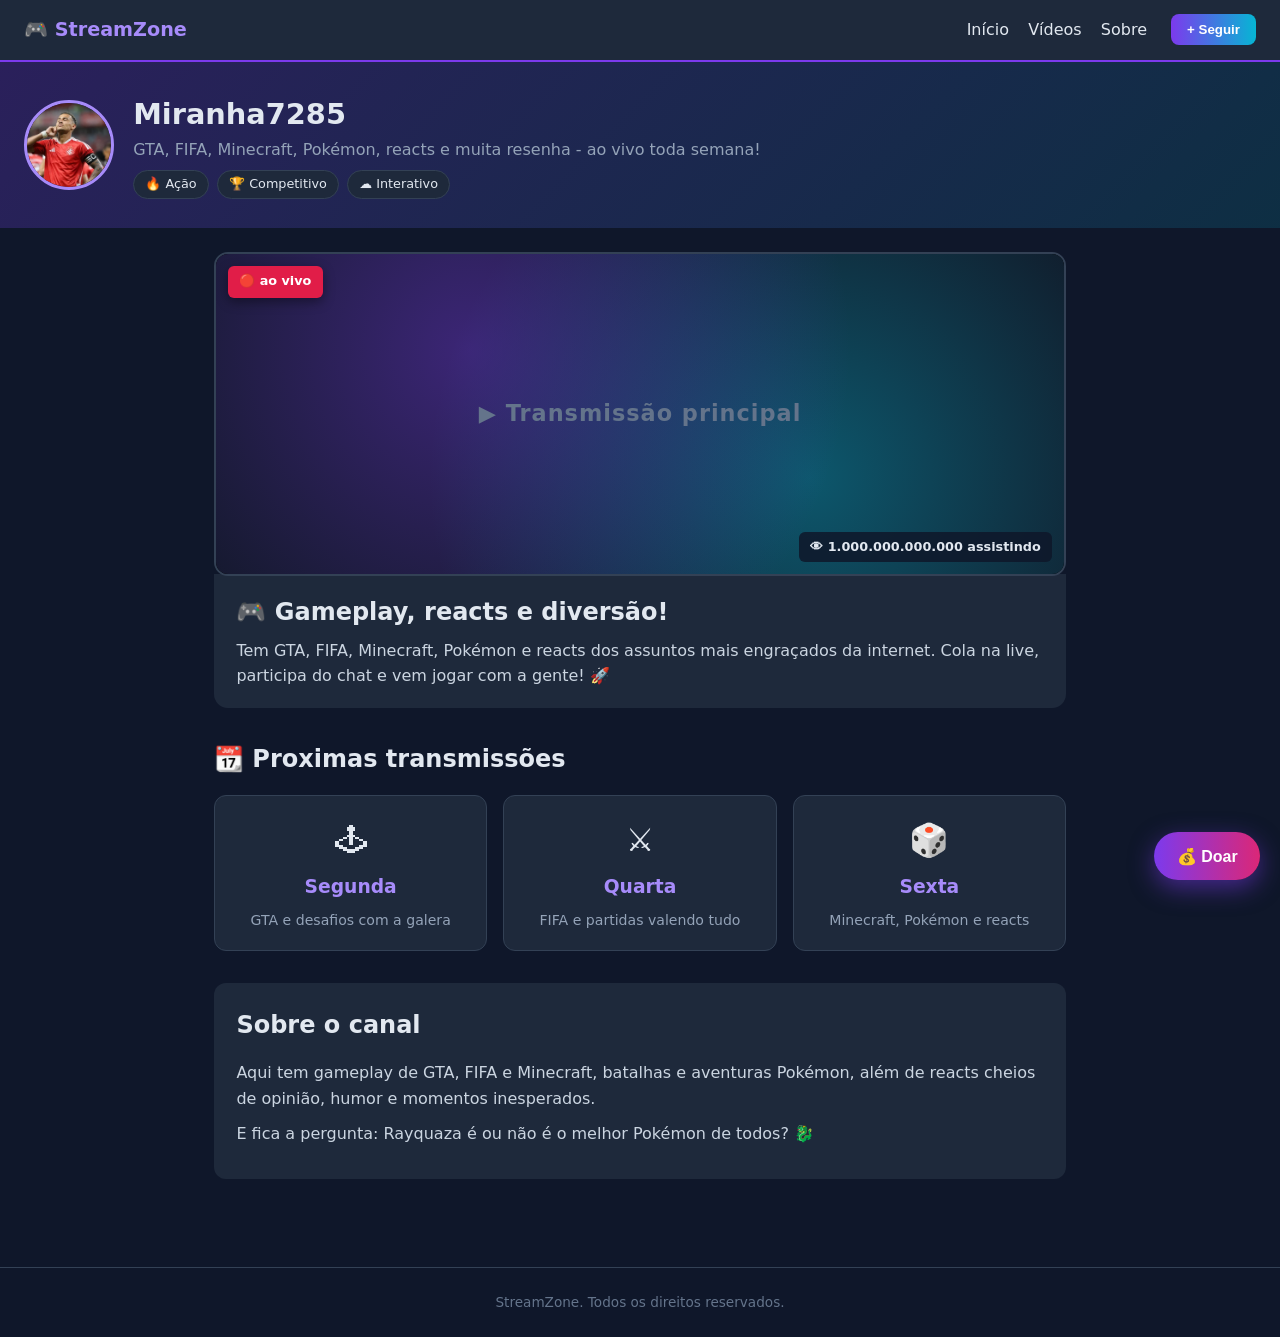
<file: index.html>
<!DOCTYPE html>
<html lang="pt-br">
<head>
    <meta charset="UTF-8">
    <meta name="viewport" content="width=device-width, initial-scale=1.0">
    <title>StreamZone - Meu Canal</title>
    <link rel="stylesheet" href="style.css">
</head>
<body>

    <nav class="menu">
        <a class="logo" href="index.html">🎮 StreamZone</a>
        <ul class="nav-links">
            <li><a href="index.html" aria-current="page">Início</a></li>
            <li><a href="videos.html">Vídeos</a></li>
            <li><a href="sobre.html">Sobre</a></li>
        </ul>
        <button class="btn-seguir" type="button">+ Seguir</button>
    </nav>

    <header class="canal">
        <div class="avatar">
            <img src="img/ap.webp" alt="Foto de perfil do Miranha7285">
        </div>
        <div class="canal-info">
            <h1>Miranha7285</h1>
            <p>GTA, FIFA, Minecraft, Pokémon, reacts e muita resenha - ao vivo toda semana!</p>
            <div class="tags">
                <span class="tag">🔥 Ação</span>
                <span class="tag">🏆 Competitivo</span>
                <span class="tag">☁ Interativo</span>
                
            </div>
        </div>
        </header>
        <main>
            <section class="palco">
                <div class="video">
                    <a href="https://youtu.be/8Wn6v4K4diQ?si=Oqn2LRdSBwrdecTV">
                    <div class="video-thumb">▶ Transmissão principal</div>
                    </a>
                    <span class="selo-live">🔴 ao vivo</span>
                    <span class="views">👁 1.000.000.000.000 assistindo</span>
                </div>

                <div class="descricao">
                    <h2>🎮 Gameplay, reacts e diversão!</h2>
                    <p>Tem GTA, FIFA, Minecraft, Pokémon e reacts dos assuntos mais engraçados da internet. Cola na live, participa do chat e vem jogar com a gente! 🚀</p>
                </div>
            </section>

            <section class="agenda">
                <h2> 📆 Proximas transmissões</h2>
                <div class="grid-cards">
                    <article class="card-live">
                        <span class="card-ico">🕹</span>
                        <h3>Segunda</h3>
                        <p>GTA e desafios com a galera</p>
                    </article>
                    <article class="card-live">
                        <span class="card-ico">⚔</span>
                        <h3>Quarta</h3>
                        <p>FIFA e partidas valendo tudo</p>
                    </article>
                    <article class="card-live">
                        <span class="card-ico">🎲</span>
                        <h3>Sexta</h3>
                        <p>Minecraft, Pokémon e reacts</p>
                    </article>
                </div>
            </section>

            <section class="sobre">
                <h2>Sobre o canal</h2>
                <p>Aqui tem gameplay de GTA, FIFA e Minecraft, batalhas e aventuras Pokémon, além de reacts cheios de opinião, humor e momentos inesperados.</p>
                <p>E fica a pergunta: Rayquaza é ou não é o melhor Pokémon de todos? 🐉</p>
            </section>
        </main>

        <button class="btn-doar">💰 Doar</button>

        <footer>
            <p>StreamZone. Todos os direitos reservados.</p>
        </footer>
</body>
</html>
</file>
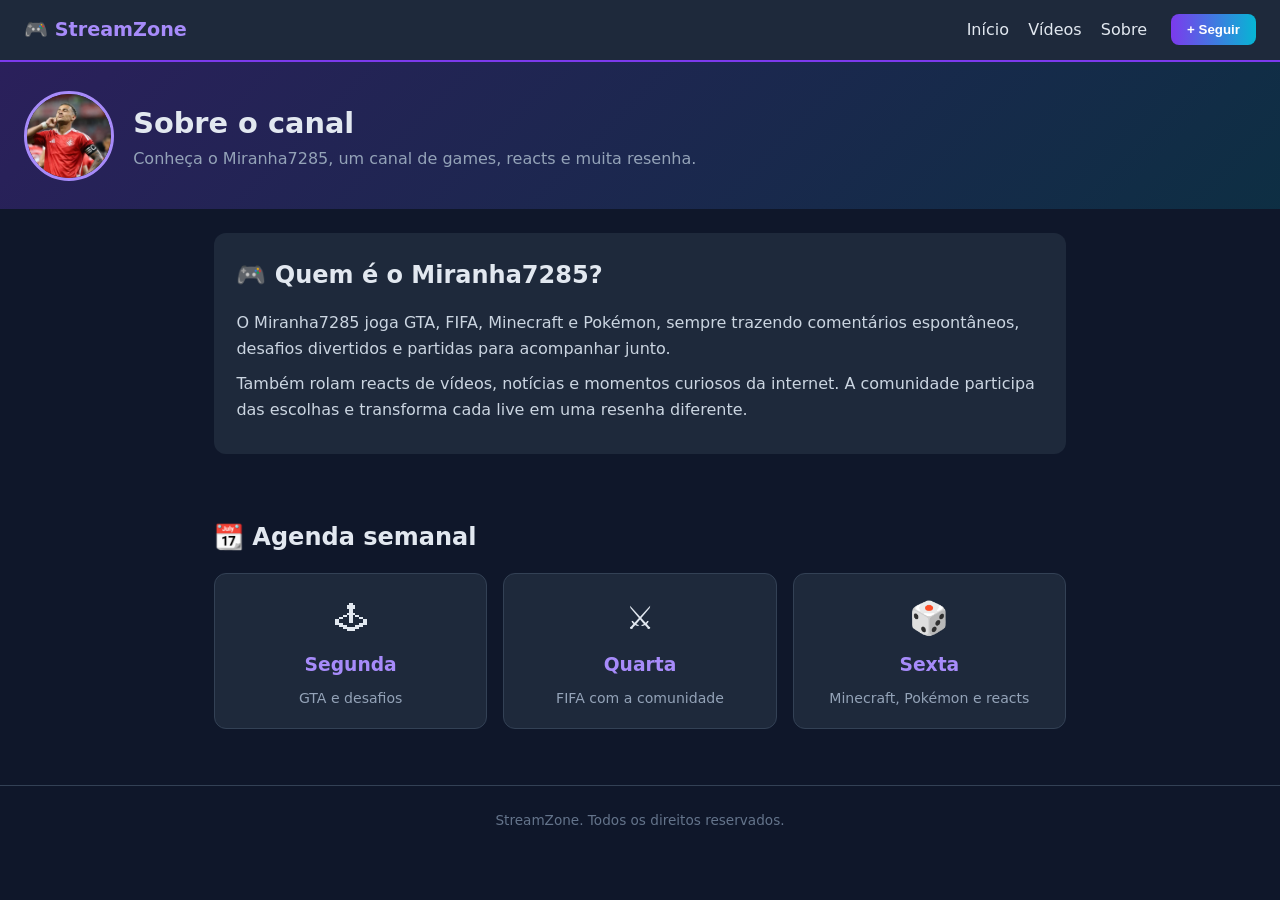
<file: sobre.html>
<!DOCTYPE html>
<html lang="pt-br">
<head>
    <meta charset="UTF-8">
    <meta name="viewport" content="width=device-width, initial-scale=1.0">
    <title>StreamZone - Sobre</title>
    <link rel="stylesheet" href="style.css">
</head>
<body>
    <nav class="menu">
        <a class="logo" href="index.html">🎮 StreamZone</a>
        <ul class="nav-links">
            <li><a href="index.html">Início</a></li>
            <li><a href="videos.html">Vídeos</a></li>
            <li><a href="sobre.html" aria-current="page">Sobre</a></li>
        </ul>
        <button class="btn-seguir" type="button">+ Seguir</button>
    </nav>

    <header class="canal page-header">
        <div class="avatar">
            <img src="img/ap.webp" alt="Foto de perfil do Miranha7285">
        </div>
        <div class="canal-info">
            <h1>Sobre o canal</h1>
            <p>Conheça o Miranha7285, um canal de games, reacts e muita resenha.</p>
        </div>
    </header>

    <main>
        <section class="sobre">
            <h2>🎮 Quem é o Miranha7285?</h2>
            <p>O Miranha7285 joga GTA, FIFA, Minecraft e Pokémon, sempre trazendo comentários espontâneos, desafios divertidos e partidas para acompanhar junto.</p>
            <p>Também rolam reacts de vídeos, notícias e momentos curiosos da internet. A comunidade participa das escolhas e transforma cada live em uma resenha diferente.</p>
        </section>

        <section class="agenda">
            <h2>📆 Agenda semanal</h2>
            <div class="grid-cards">
                <article class="card-live">
                    <span class="card-ico">🕹</span>
                    <h3>Segunda</h3>
                    <p>GTA e desafios</p>
                </article>
                <article class="card-live">
                    <span class="card-ico">⚔</span>
                    <h3>Quarta</h3>
                    <p>FIFA com a comunidade</p>
                </article>
                <article class="card-live">
                    <span class="card-ico">🎲</span>
                    <h3>Sexta</h3>
                    <p>Minecraft, Pokémon e reacts</p>
                </article>
            </div>
        </section>
    </main>

    <footer>
        <p>StreamZone. Todos os direitos reservados.</p>
    </footer>
</body>
</html>
</file>
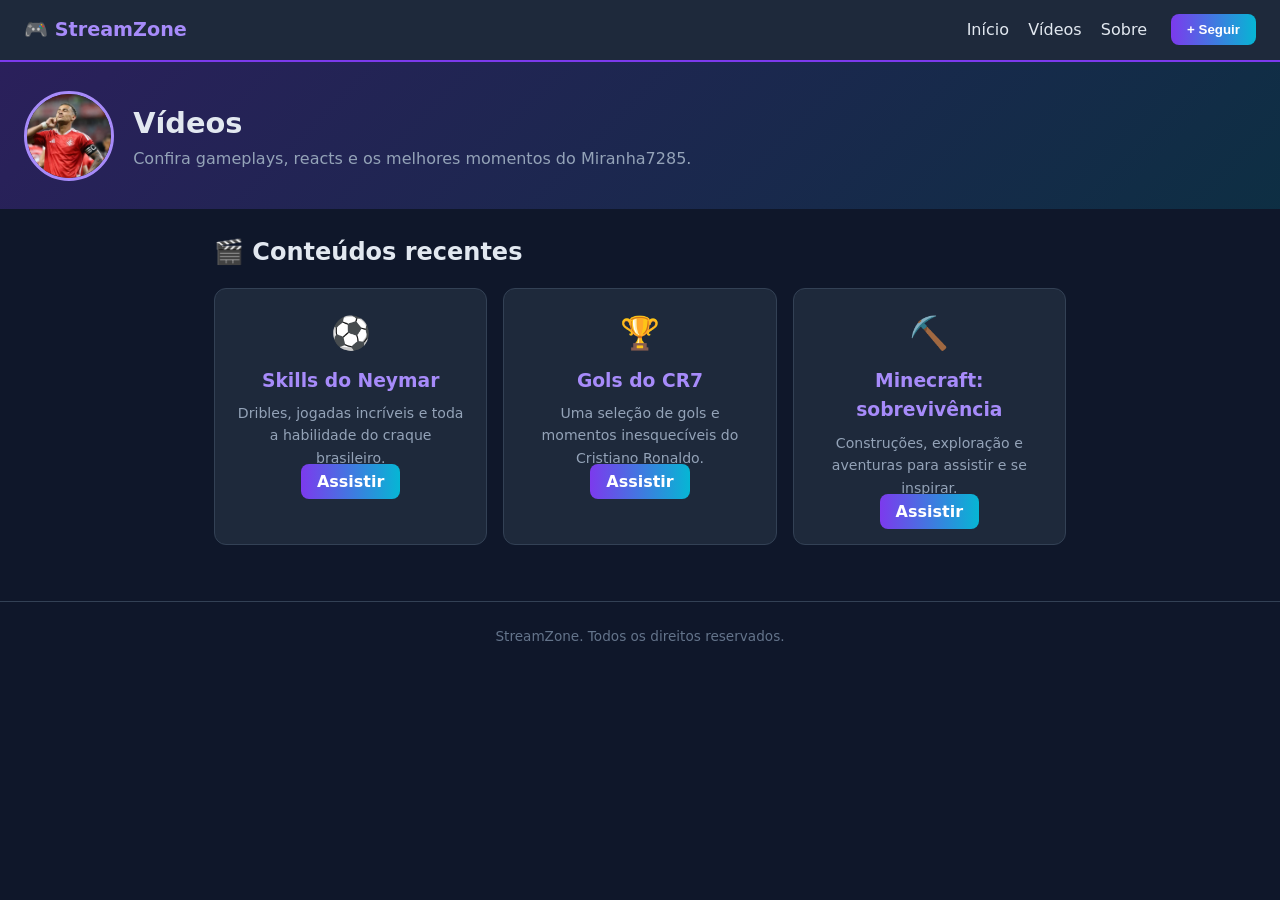
<file: videos.html>
<!DOCTYPE html>
<html lang="pt-br">
<head>
    <meta charset="UTF-8">
    <meta name="viewport" content="width=device-width, initial-scale=1.0">
    <title>StreamZone - Vídeos</title>
    <link rel="stylesheet" href="style.css">
</head>
<body>
    <nav class="menu">
        <a class="logo" href="index.html">🎮 StreamZone</a>
        <ul class="nav-links">
            <li><a href="index.html">Início</a></li>
            <li><a href="videos.html" aria-current="page">Vídeos</a></li>
            <li><a href="sobre.html">Sobre</a></li>
        </ul>
        <button class="btn-seguir" type="button">+ Seguir</button>
    </nav>

    <header class="canal page-header">
        <div class="avatar">
            <img src="img/ap.webp" alt="Foto de perfil do Miranha7285">
        </div>
        <div class="canal-info">
            <h1>Vídeos</h1>
            <p>Confira gameplays, reacts e os melhores momentos do Miranha7285.</p>
        </div>
    </header>

    <main>
        <section class="agenda">
            <h2>🎬 Conteúdos recentes</h2>
            <div class="grid-cards">
                <article class="card-live">
                    <span class="card-ico">⚽</span>
                    <h3>Skills do Neymar</h3>
                    <p>Dribles, jogadas incríveis e toda a habilidade do craque brasileiro.</p>
                    <a class="btn-seguir card-link" href="https://youtu.be/ez6Jm6RmzVE?si=StRkW-_oH8QIVKew" target="_blank" rel="noopener">Assistir</a>
                </article>
                <article class="card-live">
                    <span class="card-ico">🏆</span>
                    <h3>Gols do CR7</h3>
                    <p>Uma seleção de gols e momentos inesquecíveis do Cristiano Ronaldo.</p>
                    <a class="btn-seguir card-link" href="https://youtu.be/mmeLCAP74KA?si=8dRV5nIWPRsbOHwE" target="_blank" rel="noopener">Assistir</a>
                </article>
                <article class="card-live">
                    <span class="card-ico">⛏️</span>
                    <h3>Minecraft: sobrevivência</h3>
                    <p>Construções, exploração e aventuras para assistir e se inspirar.</p>
                    <a class="btn-seguir card-link" href="https://youtu.be/pyV68KvUwlw?si=BkQHDcUDr1MnSqLD" target="_blank" rel="noopener">Assistir</a>
                </article>
            </div>
        </section>
    </main>

    <footer>
        <p>StreamZone. Todos os direitos reservados.</p>
    </footer>
</body>
</html>
</file>
<file: style.css>
* { margin: 0; padding: 0; box-sizing: border-box; }

body {
  font-family: 'Segoe UI', system-ui, Arial, sans-serif;
  background: #0f172a;
  color: #e2e8f0;
  line-height: 1.6;
}

a { color: inherit; text-decoration: none; }

/* ---------------------------------------------------------------------
   MENU DE NAVEGAÇÃO  —  >>> SOLUÇÃO MISSÃO 1
   --------------------------------------------------------------------- */
.menu {
  display: flex;
  align-items: center;
  gap: 1.5rem;
  background: #1e293b;
  padding: 0.9rem 1.5rem;
  border-bottom: 2px solid #7c3aed;

  /* MISSÃO 1: gruda no topo ao rolar a página */
  position: sticky;
  top: 0;
  z-index: 100;
}

.logo { font-weight: 800; font-size: 1.2rem; color: #a78bfa; }
.nav-links { display: flex; gap: 1.2rem; list-style: none; margin-left: auto; }
.nav-links a:hover { color: #22d3ee; }
.btn-seguir {
  background: linear-gradient(90deg, #7c3aed, #06b6d4);
  color: #fff; border: none; font-weight: 700;
  padding: 0.5rem 1rem; border-radius: 8px; cursor: pointer;
}

/* ---------------------------------------------------------------------
   CABEÇALHO DO CANAL
   --------------------------------------------------------------------- */
.canal {
  display: flex;
  align-items: center;
  gap: 1.2rem;
  padding: 1.8rem 1.5rem;
  background: linear-gradient(135deg, rgba(124,58,237,.25), rgba(6,182,212,.15));
}
.avatar {
  width: 90px; height: 90px;
  border-radius: 50%;
  overflow: hidden;
  background: #1e293b;
  border: 3px solid #a78bfa;
  display: flex; align-items: center; justify-content: center;
  font-size: 2.5rem;
}
.avatar img { width: 100%; height: 100%; object-fit: cover; display: block; }
.canal-info h1 { font-size: 1.8rem; }
.canal-info p { color: #94a3b8; }
.tags { margin-top: 0.5rem; display: flex; gap: 0.5rem; flex-wrap: wrap; }
.tag {
  background: #1e293b; border: 1px solid #334155;
  padding: 0.2rem 0.7rem; border-radius: 20px; font-size: 0.8rem;
}

/* ---------------------------------------------------------------------
   PALCO / VÍDEO PRINCIPAL
   --------------------------------------------------------------------- */
main { max-width: 900px; margin: 0 auto; padding: 1.5rem; }

.palco { margin-bottom: 2rem; }

.video {
  /* >>> SOLUÇÃO MISSÕES 2 e 3:
     position: relative torna o vídeo a "âncora". Tudo que estiver
     com position: absolute dentro dele será medido a partir destas bordas. */
  position: relative;

  background: #000;
  border-radius: 14px;
  overflow: hidden;
  border: 2px solid #334155;
}

.video-thumb {
  height: 320px;
  display: flex; align-items: center; justify-content: center;
  font-size: 1.4rem; font-weight: 700; letter-spacing: 1px;
  color: #64748b;
  background:
    radial-gradient(circle at 30% 30%, rgba(124,58,237,.4), transparent 60%),
    radial-gradient(circle at 70% 70%, rgba(6,182,212,.4), transparent 60%),
    #111827;
}

.selo-live {
  background: #e11d48;
  color: #fff; font-weight: 800; font-size: 0.8rem;
  padding: 0.35rem 0.7rem; border-radius: 6px;
  box-shadow: 0 4px 12px rgba(0,0,0,.4);

  /* >>> SOLUÇÃO MISSÃO 2: canto superior esquerdo do vídeo.
     z-index garante que o selo fique NA FRENTE (desafio bônus). */
  position: absolute;
  top: 12px;
  left: 12px;
  z-index: 5;
}

.views {
  background: rgba(15,23,42,.85);
  color: #e2e8f0; font-size: 0.8rem; font-weight: 600;
  padding: 0.3rem 0.7rem; border-radius: 6px;

  /* >>> SOLUÇÃO MISSÃO 3: canto inferior direito do vídeo */
  position: absolute;
  bottom: 12px;
  right: 12px;
  z-index: 5;
}

.descricao {
  background: #1e293b;
  padding: 1.2rem 1.4rem;
  border-radius: 0 0 14px 14px;
  margin-top: -2px;
}
.descricao h2 { margin-bottom: 0.4rem; }
.descricao p { color: #cbd5e1; }

/* ---------------------------------------------------------------------
   AGENDA (cards)
   --------------------------------------------------------------------- */
.agenda { margin-bottom: 2rem; }
.agenda > h2, .sobre > h2 { margin-bottom: 1rem; }
.grid-cards {
  display: grid;
  grid-template-columns: repeat(3, 1fr);
  gap: 1rem;
}
.card-live {
  background: #1e293b;
  border: 1px solid #334155;
  border-radius: 12px;
  padding: 1.2rem;
  text-align: center;
  transition: transform .15s, border-color .15s;
}
.card-live:hover { transform: translateY(-4px); border-color: #7c3aed; }
.card-ico { font-size: 2rem; }
.card-live h3 { margin: 0.4rem 0; color: #a78bfa; }
.card-live p { color: #94a3b8; font-size: 0.88rem; }

/* ---------------------------------------------------------------------
   SOBRE (gera rolagem para testar sticky/fixed)
   --------------------------------------------------------------------- */
.sobre {
  background: #1e293b;
  border-radius: 12px;
  padding: 1.4rem;
  margin-bottom: 4rem;
}
.sobre p { color: #cbd5e1; margin-bottom: 0.6rem; }

/* ---------------------------------------------------------------------
   BOTÃO DOAR  —  >>> SOLUÇÃO MISSÃO 4
   --------------------------------------------------------------------- */
.btn-doar {
  background: linear-gradient(90deg, #7c3aed, #db2777);
  color: #fff; border: none;
  font-weight: 800; font-size: 1rem;
  padding: 0.9rem 1.4rem;
  border-radius: 50px;
  cursor: pointer;
  box-shadow: 0 8px 24px rgba(124,58,237,.5);

  /* MISSÃO 4: flutua preso à JANELA, sempre visível ao rolar */
  position: fixed;
  bottom: 20px;
  right: 20px;
  z-index: 200;
}

/* ---------------------------------------------------------------------
   RODAPÉ
   --------------------------------------------------------------------- */
footer {
  text-align: center;
  padding: 1.5rem;
  color: #64748b;
  font-size: 0.85rem;
  border-top: 1px solid #334155;
}
</file>
